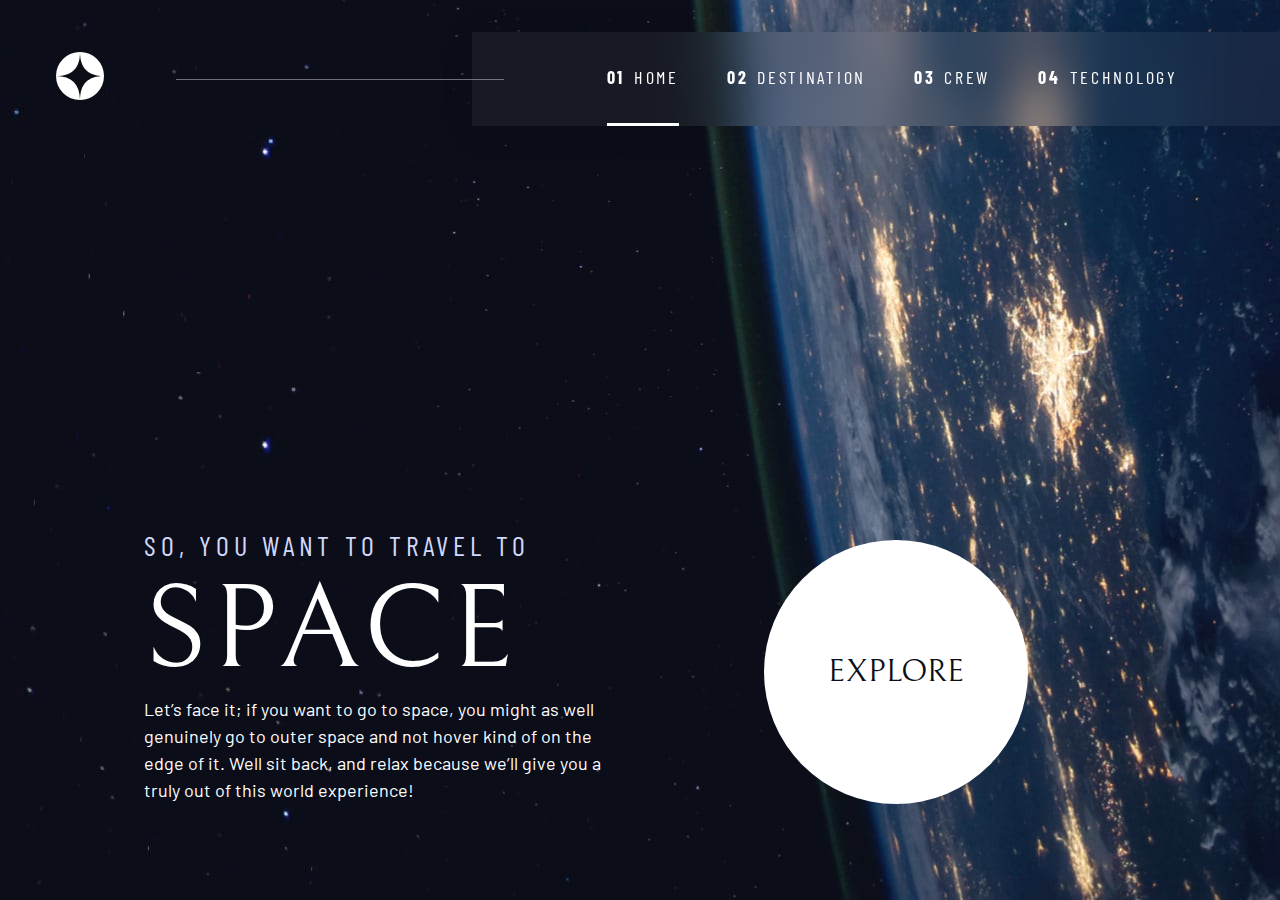
<file: index.html>
<!DOCTYPE html>
<html lang="en">
  <head>
    <meta charset="UTF-8" />
    <meta name="viewport" content="width=device-width, initial-scale=1.0" />
    <!-- Favicon -->
    <link
      rel="icon"
      type="image/png"
      sizes="32x32"
      href="./assets/favicon-32x32.png"
    />
    <!-- Google fonts -->
    <link rel="preconnect" href="https://fonts.googleapis.com" />
    <link rel="preconnect" href="https://fonts.gstatic.com" crossorigin />
    <link
      href="https://fonts.googleapis.com/css2?family=Barlow+Condensed:wght@400;700&family=Bellefair&family=Barlow:wght@400;700&display=swap"
      rel="stylesheet"
    />
    <!-- StyleSheet -->
    <link rel="stylesheet" href="./index.css" />

    <title>Space tourism website</title>
  </head>
  <body class="home">
    <a class="skip-to-content" href="#main">Skip to content</a>
    <header class="primary-header flex">
      <div class="logo-container">
        <img class="logo" src="./assets/shared/logo.svg" />
      </div>
      <button class="mobile-nav-toggle" aria-controls="primary-navigation">
        <span class="sr-only" aria-expanded="false">Menu</span>
      </button>
      <!-- Primary Navigation -->
      <nav class="ff-sans-cond">
        <ul class="primary-navigation underline-indicators flex">
          <li class="active">
            <a class="uppercase text-white letter-spacing-2" href="index.html"
              ><span>01</span>Home</a
            >
          </li>
          <li>
            <a
              class="uppercase text-white letter-spacing-2"
              href="destination.html"
              ><span>02</span>Destination</a
            >
          </li>
          <li>
            <a class="uppercase text-white letter-spacing-2" href="crew.html"
              ><span>03</span>Crew</a
            >
          </li>
          <li>
            <a
              class="uppercase text-white letter-spacing-2"
              href="technology.html"
              ><span>04</span>Technology</a
            >
          </li>
        </ul>
      </nav>
    </header>
    <main id="main">
      <div class="grid-container grid-container--home">
        <div>
          <h1
            class="text-accent fs-500 ff-sans-cond uppercase letter-spacing-1"
          >
            So, you want to travel to
            <span class="d-block fs-900 ff-serif text-white">Space</span>
          </h1>

          <p>
            Let’s face it; if you want to go to space, you might as well
            genuinely go to outer space and not hover kind of on the edge of it.
            Well sit back, and relax because we’ll give you a truly out of this
            world experience!
          </p>
        </div>
        <div>
          <a href="#" class="large-button uppercase ff-serif text-dark bg-white"
            >Explore</a
          >
        </div>
      </div>
    </main>

    <script src="./index.js"></script>
  </body>
</html>
</file>
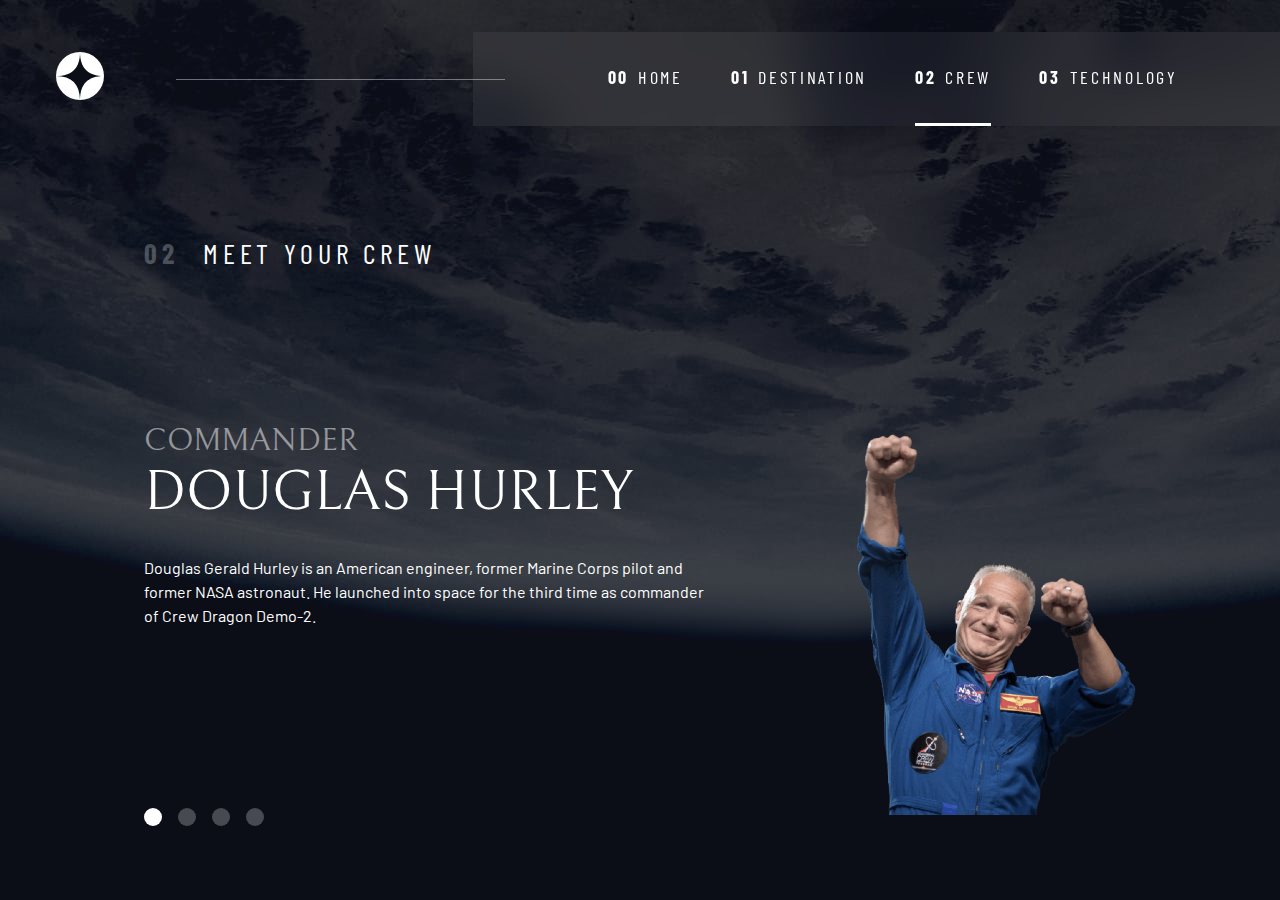
<file: crew.html>
<!DOCTYPE html>
<html lang="en">
  <head>
    <meta charset="UTF-8" />
    <meta name="viewport" content="width=device-width, initial-scale=1.0" />
    <!-- Favicon -->
    <link
      rel="icon"
      type="image/png"
      sizes="32x32"
      href="./assets/favicon-32x32.png"
    />
    <!-- Google fonts -->
    <link rel="preconnect" href="https://fonts.googleapis.com" />
    <link rel="preconnect" href="https://fonts.gstatic.com" crossorigin />
    <link
      href="https://fonts.googleapis.com/css2?family=Barlow+Condensed:wght@400;700&family=Bellefair&family=Barlow:wght@400;700&display=swap"
      rel="stylesheet"
    />
    <!-- StyleSheet -->
    <link rel="stylesheet" href="./index.css" />

    <!--Script -->
    <script src="./index.js" defer></script>

    <title>Space tourism website</title>
  </head>
  <body class="crew">
    <a class="skip-to-content" href="#main">Skip to content</a>
    <header class="primary-header flex">
      <div>
        <img
          src="./assets/shared/logo.svg"
          alt="space tourism logo"
          class="logo"
        />
      </div>
      <button class="mobile-nav-toggle" aria-controls="primary-navigation">
        <span class="sr-only" aria-expanded="false">Menu</span>
      </button>
      <nav>
        <ul
          id="primary-navigation"
          data-visible="false"
          class="primary-navigation underline-indicators flex"
        >
          <li>
            <a
              class="ff-sans-cond uppercase text-white letter-spacing-2"
              href="index.html"
              ><span aria-hidden="true">00</span>Home</a
            >
          </li>
          <li>
            <a
              class="ff-sans-cond uppercase text-white letter-spacing-2"
              href="destination.html"
              ><span aria-hidden="true">01</span>Destination</a
            >
          </li>
          <li class="active">
            <a
              class="ff-sans-cond uppercase text-white letter-spacing-2"
              href="crew.html"
              ><span aria-hidden="true">02</span>Crew</a
            >
          </li>
          <li>
            <a
              class="ff-sans-cond uppercase text-white letter-spacing-2"
              href="technology.html"
              ><span aria-hidden="true">03</span>Technology</a
            >
          </li>
        </ul>
      </nav>
    </header>

    <main id="main" class="grid-container grid-container--crew flow">
      <h1 class="numbered-title">
        <span aria-hidden="true">02</span> Meet your crew
      </h1>
      <div
        class="dot-indicators flex"
        role="tab-list"
        aria-label="crew member list"
      >
        <button
          aria-selected="true"
          aria-controls="commander-tab"
          role="tab"
          data-image="commander-image"
          tabindex="0"
        >
          <span class="sr-only">The commander</span>
        </button>
        <button
          aria-selected="false"
          aria-controls="mission-tab"
          role="tab"
          data-image="mission-image"
          tabindex="-1"
        >
          <span class="sr-only">The mission specialist</span>
        </button>
        <button
          aria-selected="false"
          aria-controls="pilot-tab"
          role="tab"
          data-image="pilot-image"
          tabindex="-1"
        >
          <span class="sr-only">The pilot</span>
        </button>
        <button
          aria-selected="false"
          aria-controls="crew-tab"
          role="tab"
          data-image="crew-image"
          tabindex="-1"
        >
          <span class="sr-only">The crew engineer</span>
        </button>
      </div>

      <!-- commander -->
      <article
        id="commander-tab"
        class="crew-info flow"
        tabindex="0"
        role="tabpanel"
      >
        <header class="flow flow-space--small">
          <h2 class="fs-600 ff-serif uppercase">Commander</h2>
          <p class="fs-700 uppercase ff-serif">Douglas Hurley</p>
        </header>

        <p class="fs-300">
          Douglas Gerald Hurley is an American engineer, former Marine Corps
          pilot and former NASA astronaut. He launched into space for the third
          time as commander of Crew Dragon Demo-2.
        </p>
      </article>
      <!-- mission specialist -->
      <article
        hidden
        class="crew-info flow"
        id="mission-tab"
        role="tabpanel"
        tabindex="0"
      >
        <header class="flow flow-space--small">
          <h2 class="fs-600 ff-serif uppercase">Mission Specialist</h2>
          <p class="fs-700 uppercase ff-serif">Mark SHuttleworth</p>
        </header>

        <p class="fs-300">
          Mark Richard Shuttleworth is the founder and CEO of Canonical, the
          company behind the Linux-based Ubuntu operating system. Shuttleworth
          became the first South African to travel to space as a space tourist.
        </p>
      </article>

      <!-- pilot -->
      <article
        hidden
        class="crew-info flow"
        id="pilot-tab"
        role="tabpanel"
        tabindex="0"
      >
        <header class="flow flow--space-small">
          <h2 class="fs-600 ff-serif uppercase">Pilot</h2>
          <p class="fs-700 uppercase ff-serif">Victor Glover</p>
        </header>
        <p>
          Pilot on the first operational flight of the SpaceX Crew Dragon to the
          International Space Station. Glover is a commander in the U.S. Navy
          where he pilots an F/A-18.He was a crew member of Expedition 64, and
          served as a station systems flight engineer.
        </p>
      </article>

      <!-- engineer -->
      <article
        hidden
        class="crew-info flow"
        id="crew-tab"
        role="tabpanel"
        tabindex="0"
      >
        <header class="flow flow--space-small">
          <h2 class="fs-600 ff-serif uppercase">Flight Engineer</h2>
          <p class="fs-700 uppercase ff-serif">Anousheh Ansari</p>
        </header>
        <p>
          Anousheh Ansari is an Iranian American engineer and co-founder of
          Prodea Systems. Ansari was the fourth self-funded space tourist, the
          first self-funded woman to fly to the ISS, and the first Iranian in
          space.
        </p>
      </article>

      <img
        id="commander-image"
        src="assets/crew/image-douglas-hurley.png"
        alt="the moon"
      />
      <img
        hidden
        id="mission-image"
        src="assets/crew/image-mark-shuttleworth.png"
        alt="Douglas Hurley"
      />
      <img
        id="pilot-image"
        hidden
        src="assets/crew/image-victor-glover.png"
        alt="Douglas Hurley"
      />
      <img
        id="crew-image"
        hidden
        src="assets/crew/image-anousheh-ansari.png"
        alt="Douglas Hurley"
      />
    </main>
  </body>
</html>
</file>
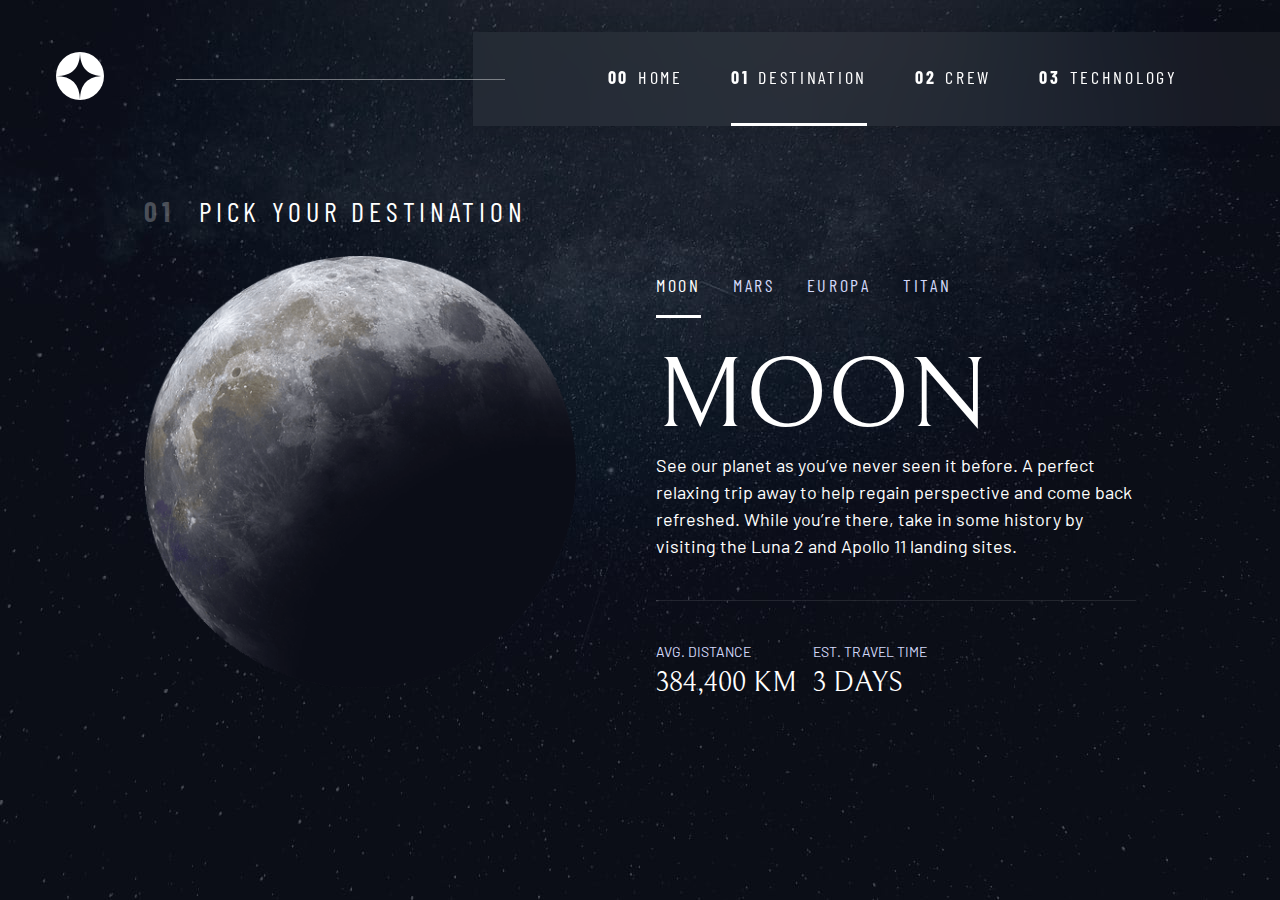
<file: destination.html>
<!DOCTYPE html>
<html lang="en">
  <head>
    <meta charset="UTF-8" />
    <meta name="viewport" content="width=device-width, initial-scale=1.0" />

    <link
      rel="icon"
      type="image/png"
      sizes="32x32"
      href="./assets/favicon-32x32.png"
    />
    <!-- Google fonts -->
    <link rel="preconnect" href="https://fonts.googleapis.com" />
    <link rel="preconnect" href="https://fonts.gstatic.com" crossorigin />
    <link
      href="https://fonts.googleapis.com/css2?family=Barlow+Condensed:wght@400;700&family=Bellefair&family=Barlow:wght@400;700&display=swap"
      rel="stylesheet"
    />

    <!-- Our custom CSS -->
    <link rel="stylesheet" href="index.css" />
    <title>Frontend Mentor | Space tourism website</title>
    <script src="index.js" defer></script>
  </head>

  <body class="destination">
    <a class="skip-to-content" href="#main">Skip to content</a>
    <header class="primary-header flex">
      <div>
        <img
          src="./assets/shared/logo.svg"
          alt="space tourism logo"
          class="logo"
        />
      </div>
      <button class="mobile-nav-toggle" aria-controls="primary-navigation">
        <span class="sr-only" aria-expanded="false">Menu</span>
      </button>
      <nav>
        <ul
          id="primary-navigation"
          data-visible="false"
          class="primary-navigation underline-indicators flex"
        >
          <li>
            <a
              class="ff-sans-cond uppercase text-white letter-spacing-2"
              href="index.html"
              ><span aria-hidden="true">00</span>Home</a
            >
          </li>
          <li class="active">
            <a
              class="ff-sans-cond uppercase text-white letter-spacing-2"
              href="destination.html"
              ><span aria-hidden="true">01</span>Destination</a
            >
          </li>
          <li>
            <a
              class="ff-sans-cond uppercase text-white letter-spacing-2"
              href="crew.html"
              ><span aria-hidden="true">02</span>Crew</a
            >
          </li>
          <li>
            <a
              class="ff-sans-cond uppercase text-white letter-spacing-2"
              href="technology.html"
              ><span aria-hidden="true">03</span>Technology</a
            >
          </li>
        </ul>
      </nav>
    </header>

    <main id="main" class="grid-container grid-container--destination flow">
      <h1 class="numbered-title">
        <span aria-hidden="true">01</span> Pick your destination
      </h1>

      <img
        id="moon-image"
        articleimage
        src="assets/destination/image-moon.png"
        alt="the moon"
      />
      <img
        id="mars-image"
        articleimage
        hidden
        src="assets/destination/image-mars.png"
        alt="the planet mars"
      />
      <img
        id="europa-image"
        articleimage
        hidden
        src="assets/destination/image-europa.png"
        alt="the planet europa"
      />
      <img
        id="titan-image"
        articleimage
        hidden
        src="assets/destination/image-titan.png"
        alt="the moon titan"
      />

      <div class="tab-list underline-indicators flex" role="tab-list">
        <button
          role="tab"
          tabindex="0"
          aria-selected="true"
          aria-controls="moon-tab"
          data-image="moon-image"
          class="uppercase ff-sans-cond text-accent bg-transparent letter-spacing-2"
        >
          Moon
        </button>
        <button
          role="tab"
          tabindex="-1"
          aria-selected="false"
          aria-controls="mars-tab"
          data-image="mars-image"
          class="uppercase ff-sans-cond text-accent bg-transparent letter-spacing-2"
        >
          Mars
        </button>
        <button
          role="tab"
          tabindex="-1"
          aria-selected="false"
          aria-controls="europa-tab"
          data-image="europa-image"
          class="uppercase ff-sans-cond text-accent bg-transparent letter-spacing-2"
        >
          Europa
        </button>
        <button
          role="tab"
          tabindex="-1"
          aria-selected="false"
          aria-controls="titan-tab"
          data-image="titan-image"
          class="uppercase ff-sans-cond text-accent bg-transparent letter-spacing-2"
        >
          Titan
        </button>
      </div>

      <article
        id="moon-tab"
        role="tabpanel"
        articleindex="0"
        class="destination-info"
      >
        <h2 class="fs-800 uppercase ff-serif">Moon</h2>

        <p>
          See our planet as you’ve never seen it before. A perfect relaxing trip
          away to help regain perspective and come back refreshed. While you’re
          there, take in some history by visiting the Luna 2 and Apollo 11
          landing sites.
        </p>

        <div class="destination-meta flex">
          <div>
            <h3 class="text-accent fs-200 uppercase">Avg. distance</h3>
            <p class="fs-500 ff-serif uppercase">384,400 km</p>
          </div>
          <div>
            <h3 class="text-accent fs-200 uppercase">Est. travel time</h3>
            <p class="fs-500 ff-serif uppercase">3 days</p>
          </div>
        </div>
      </article>
      <article
        id="mars-tab"
        role="tabpanel"
        articleindex="-1"
        hidden
        class="destination-info"
      >
        <h2 class="fs-800 uppercase ff-serif">Mars</h2>

        <p>
          Don’t forget to pack your hiking boots. You’ll need them to tackle
          Olympus Mons, the tallest planetary mountain in our solar system. It’s
          two and a half times the size of Everest!
        </p>

        <div class="destination-meta flex">
          <div>
            <h3 class="text-accent fs-200 uppercase">Avg. distance</h3>
            <p class="fs-500 ff-serif uppercase">225 mil. km</p>
          </div>
          <div>
            <h3 class="text-accent fs-200 uppercase">Est. travel time</h3>
            <p class="fs-500 ff-serif uppercase">9 months</p>
          </div>
        </div>
      </article>
      <article
        id="europa-tab"
        articleindex="-1"
        hidden
        class="destination-info"
        role="tabpanel"
      >
        <h2 class="fs-800 uppercase ff-serif">Europa</h2>
        <p>
          The smallest of the four Galilean moons orbiting Jupiter, Europa is a
          winter lover’s dream. With an icy surface, it’s perfect for a bit of
          ice skating, curling, hockey, or simple relaxation in your snug
          wintery cabin.
        </p>

        <div class="destination-meta flex">
          <div>
            <h3 class="text-accent fs-200 uppercase">Avg. distance</h3>
            <p class="fs-500 ff-serif uppercase">628 mil. km</p>
          </div>
          <div>
            <h3 class="text-accent fs-200 uppercase">Est. travel time</h3>
            <p class="fs-500 ff-serif uppercase">3 years</p>
          </div>
        </div>
      </article>
      <article
        id="titan-tab"
        role="tabpanel"
        articleindex="-1"
        hidden
        class="destination-info"
      >
        <h2 class="fs-800 uppercase ff-serif">Titan</h2>
        <p>
          The only moon known to have a dense atmosphere other than Earth, Titan
          is a home away from home (just a few hundred degrees colder!). As a
          bonus, you get striking views of the Rings of Saturn.
        </p>

        <div class="destination-meta flex">
          <div>
            <h3 class="text-accent fs-200 uppercase">Avg. distance</h3>
            <p class="fs-500 ff-serif uppercase">1.6 bil. km</p>
          </div>
          <div>
            <h3 class="text-accent fs-200 uppercase">Est. travel time</h3>
            <p class="fs-500 ff-serif uppercase">7 years</p>
          </div>
        </div>
      </article>
    </main>
  </body>
</html>
</file>
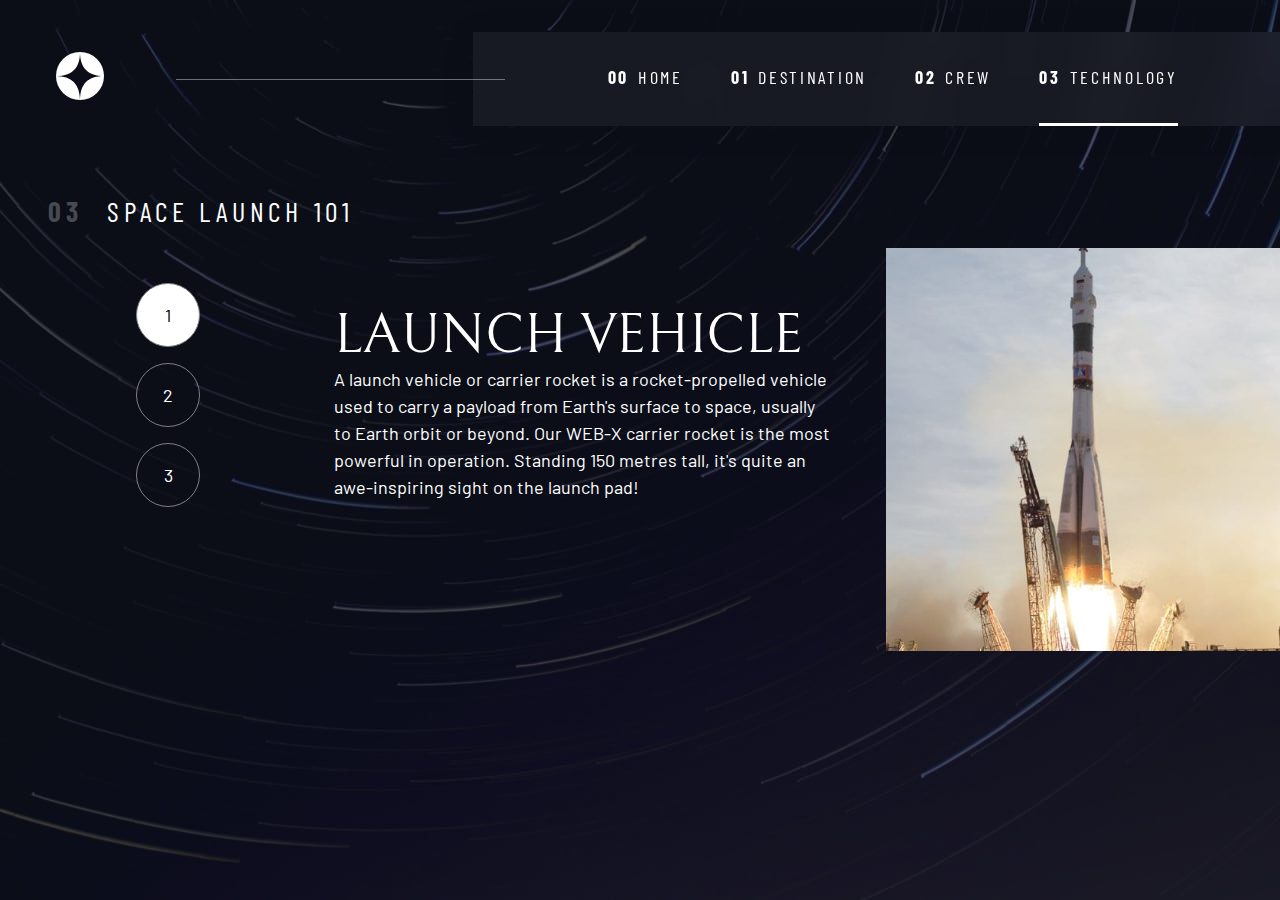
<file: technology.html>
<!DOCTYPE html>
<html lang="en">
  <head>
    <meta charset="UTF-8" />
    <meta name="viewport" content="width=device-width, initial-scale=1.0" />

    <link
      rel="icon"
      type="image/png"
      sizes="32x32"
      href="./assets/favicon-32x32.png"
    />
    <!-- Google fonts -->
    <link rel="preconnect" href="https://fonts.googleapis.com" />
    <link rel="preconnect" href="https://fonts.gstatic.com" crossorigin />
    <link
      href="https://fonts.googleapis.com/css2?family=Barlow+Condensed:wght@400;700&family=Bellefair&family=Barlow:wght@400;700&display=swap"
      rel="stylesheet"
    />

    <!-- Our custom CSS -->
    <link rel="stylesheet" href="index.css" />
    <title>Frontend Mentor | Space tourism website</title>
    <script src="index.js" defer></script>
  </head>
  <body class="technology">
    <a class="skip-to-content" href="#main">Skip to content</a>
    <header class="primary-header flex">
      <div>
        <img
          src="./assets/shared/logo.svg"
          alt="space tourism logo"
          class="logo"
        />
      </div>
      <button class="mobile-nav-toggle" aria-controls="primary-navigation">
        <span class="sr-only" aria-expanded="false">Menu</span>
      </button>
      <nav>
        <ul
          id="primary-navigation"
          data-visible="false"
          class="primary-navigation underline-indicators flex"
        >
          <li>
            <a
              class="ff-sans-cond uppercase text-white letter-spacing-2"
              href="index.html"
              ><span aria-hidden="true">00</span>Home</a
            >
          </li>
          <li>
            <a
              class="ff-sans-cond uppercase text-white letter-spacing-2"
              href="destination.html"
              ><span aria-hidden="true">01</span>Destination</a
            >
          </li>
          <li>
            <a
              class="ff-sans-cond uppercase text-white letter-spacing-2"
              href="crew.html"
              ><span aria-hidden="true">02</span>Crew</a
            >
          </li>
          <li class="active">
            <a
              class="ff-sans-cond uppercase text-white letter-spacing-2"
              href="technology.html"
              ><span aria-hidden="true">03</span>Technology</a
            >
          </li>
        </ul>
      </nav>
    </header>
    <main id="main" class="grid-container grid-container--technology flow">
      <h1 class="numbered-title">
        <span aria-hidden="true">03</span> Space Launch 101
      </h1>

      <div
        class="dot-indicators numbered-tab-list"
        role="tab-list"
        aria-label="crew member list"
      >
        <button
          aria-selected="true"
          aria-controls="launch-tab"
          role="tab"
          data-image="launch-image"
          tabindex="0"
        >
          <text>1</text>
        </button>
        <button
          aria-selected="false"
          aria-controls="space-port-tab"
          role="tab"
          data-image="space-port-image"
          tabindex="-1"
        >
          <text>2</text>
        </button>
        <button
          aria-selected="false"
          aria-controls="space-capsule-tab"
          role="tab"
          data-image="space-capsule-image"
          tabindex="-1"
        >
          <text>3</text>
        </button>
      </div>

      <article
        id="launch-tab"
        role="tabpanel"
        articleindex="0"
        class="launch-info"
      >
        <h3 class="fs-700 uppercase ff-serif">Launch Vehicle</h3>

        <p>
          A launch vehicle or carrier rocket is a rocket-propelled vehicle used
          to carry a payload from Earth's surface to space, usually to Earth
          orbit or beyond. Our WEB-X carrier rocket is the most powerful in
          operation. Standing 150 metres tall, it's quite an awe-inspiring sight
          on the launch pad!
        </p>
      </article>
      <article
        hidden
        id="space-port-tab"
        role="tabpanel"
        articleindex="1"
        class="launch-info"
      >
        <h3 class="fs-700 uppercase ff-serif">Spaceport</h3>

        <p>
          A spaceport or cosmodrome is a site for launching (or receiving)
          spacecraft, by analogy to the seaport for ships or airport for
          aircraft. Based in the famous Cape Canaveral, our spaceport is ideally
          situated to take advantage of the Earth’s rotation for launch.
        </p>
      </article>
      <article
        hidden
        id="space-capsule-tab"
        role="tabpanel"
        articleindex="2"
        class="launch-info"
      >
        <h3 class="fs-700 uppercase ff-serif">Space Capsule</h3>

        <p>
          A space capsule is an often-crewed spacecraft that uses a blunt-body
          reentry capsule to reenter the Earth's atmosphere without wings. Our
          capsule is where you'll spend your time during the flight. It includes
          a space gym, cinema, and plenty of other activities to keep you
          entertained.
        </p>
      </article>
      <picture>
        <source
          media="(max-width: 45rem)"
          srcset="assets/technology/image-launch-vehicle-landscape.jpg"
        />
        <source
          media="(min-width: 45rem)"
          srcset="assets/technology/image-launch-vehicle-portrait.jpg"
        />
        <img id="launch-image" alt="the rocket" />
      </picture>
      <picture>
        <source
          media="(max-width: 45rem)"
          srcset="assets/technology/image-spaceport-landscape.jpg"
        />
        <source
          media="(min-width: 45rem)"
          srcset="assets/technology/image-spaceport-portrait.jpg"
        />
        <img hidden id="space-port-image" alt="space-port" />
      </picture>
      <picture>
        <source
          media="(max-width: 45rem)"
          srcset="assets/technology/image-space-capsule-landscape.jpg"
        />
        <source
          media="(min-width: 45rem)"
          srcset="assets/technology/image-space-capsule-portrait.jpg"
        />
        <img hidden id="space-capsule-image" alt="space-port" />
      </picture>

      <!-- <img
        hidden
        id="space-port-image"
        src="assets/technology/image-spaceport-portrait.jpg"
        alt="space-port"
      /> -->
      <!-- <img
        id="space-capsule-image"
        hidden
        src="assets/technology/image-space-capsule-portrait.jpg"
        alt="space capsule"
      /> -->
    </main>
  </body>
</html>
</file>
<file: index.css>
/* ------------------- */
/* Custom properties   */
/* ------------------- */

:root {
  /* colors */
  --clr-dark: 230 35% 7%;
  --clr-light: 231 77% 90%;
  --clr-white: 0 0% 100%;

  /* font-sizes */
  --fs-900: clamp(5rem, 8vw + 1rem, 9.375rem);
  --fs-800: 3.5rem;
  --fs-700: 1.5rem;
  --fs-600: 1rem;
  --fs-500: 1rem;
  --fs-400: 0.9375rem;
  --fs-300: 1rem;
  --fs-200: 0.875rem;

  /* font-families */
  --ff-serif: 'Bellefair', serif;
  --ff-sans-cond: 'Barlow Condensed', sans-serif;
  --ff-sans-normal: 'Barlow', sans-serif;
}

@media (min-width: 35em) {
  :root {
    --fs-800: 5rem;
    --fs-700: 2.5rem;
    --fs-600: 1.5rem;
    --fs-500: 1.25rem;
    --fs-400: 1rem;
  }
}

@media (min-width: 45em) {
  :root {
    /* font-sizes */
    --fs-800: 6.25rem;
    --fs-700: 3.5rem;
    --fs-600: 2rem;
    --fs-500: 1.75rem;
    --fs-400: 1.125rem;
  }
}

ul {
  list-style-type: none;
}

/* -------------- */

/* -------------- */
/* Reset */
/* -------------- */

/* Box Sizing */
*,
*:before,
*:after {
  box-sizing: border-box;
}

/* Reset margins */
body,
h1,
h2,
h3,
h4,
h5,
p,
figure,
picture {
  margin: 0;
}

h1,
h2,
h3,
h4,
h5,
h6,
p {
  font-weight: 400;
}

/* Set up body */

body {
  font-family: var(--ff-sans-normal);
  font-size: var(--fs-400);
  color: hsl(var(--clr-white));
  background-color: hsl(var(--clr-dark));
  line-height: 1.5;
  min-height: 100vh;
  display: grid;
  grid-template-rows: min-content 1fr;
  overflow-x: hidden;
}

/* Picture and Images width control */
picture,
img {
  max-width: 100%;
}

/* make form elements easier to work with */
input,
button,
textarea,
select {
  font: inherit;
}

/* remove animations for people who've turned them off */
@media (prefers-reduced-motion: reduce) {
  *,
  *::before,
  *::after {
    animation-duration: 0.01ms !important;
    animation-iteration-count: 1 !important;
    transition-duration: 0.01ms !important;
    scroll-behavior: auto !important;
  }
}
/* -------------- */

/* ------------------- */
/* Utility classes     */
/* ------------------- */

/* skip to main */
.skip-to-content {
  background-color: hsl(var(--clr-white) / 1);
  color: black;
  position: absolute;
  transition: transform 250ms ease-in;
  transform: translate(-105%);
  padding: 0.5em 1em;
  margin-inline: auto;
}
.skip-to-content:focus {
  transform: translate(0%);
}

.flex {
  display: flex;
  gap: var(--gap, 1rem);
}

.grid {
  display: grid;
  gap: var(--gap, 1rem);
}

/* Applies margin-top to every child in flow which is not a first-child */
/* Used to give spacing between elements */
.flow > *:where(:not(:first-child)) {
  margin-top: var(--flow-space, 1rem);
}

.flow-space--small {
  --flow-space: 0.25rem;
}

.container {
  padding-inline: 2em;
  margin-inline: auto;
  max-width: 80rem;
  width: 100%;
}

/* screen reader only */
.sr-only {
  position: absolute;
  width: 1px;
  height: 1px;
  padding: 0;
  margin: -1px;
  overflow: hidden;
  clip: rect(0, 0, 0, 0);
  white-space: nowrap; /* added line */
  border: 0;
}

/* colors */

.bg-dark {
  background-color: hsl(var(--clr-dark));
}
.bg-accent {
  background-color: hsl(var(--clr-light));
}
.bg-white {
  background-color: hsl(var(--clr-white));
}
.bg-transparent {
  background: transparent;
}

.text-dark {
  color: hsl(var(--clr-dark));
}
.text-accent {
  color: hsl(var(--clr-light));
}
.text-white {
  color: hsl(var(--clr-white));
}

/* typography */

.ff-serif {
  font-family: var(--ff-serif);
}
.ff-sans-cond {
  font-family: var(--ff-sans-cond);
}
.ff-sans-normal {
  font-family: var(--ff-sans-normal);
}

.letter-spacing-1 {
  letter-spacing: 4.75px;
}
.letter-spacing-2 {
  letter-spacing: 2.7px;
}
.letter-spacing-3 {
  letter-spacing: 2.35px;
}

.uppercase {
  text-transform: uppercase;
}

.fs-900 {
  font-size: var(--fs-900);
}
.fs-800 {
  font-size: var(--fs-800);
}
.fs-700 {
  font-size: var(--fs-700);
}
.fs-600 {
  font-size: var(--fs-600);
}
.fs-500 {
  font-size: var(--fs-500);
}
.fs-400 {
  font-size: var(--fs-400);
}
.fs-300 {
  font-size: var(--fs-300);
}
.fs-200 {
  font-size: var(--fs-200);
}

.fs-900,
.fs-800,
.fs-700,
.fs-600 {
  line-height: 1.1;
}

.m-auto {
  margin: auto;
}
.flex-center {
  justify-content: center;
  align-items: center;
}

.numbered-title {
  font-family: var(--ff-sans-cond);
  font-size: var(--fs-500);
  text-transform: uppercase;
  letter-spacing: 4.72px;
}

.numbered-title span {
  margin-right: 0.5em;
  font-weight: 700;
  color: hsl(var(--clr-white) / 0.25);
}
.grayed-text {
  font-weight: 700;
  color: hsl(var(--clr-white) / 0.25);
}
/* ------------------- */
/* Compontents         */
/* ------------------- */

.large-button {
  font-size: 2rem;
  display: inline-grid;
  place-items: center;
  padding: 0 2em;
  border-radius: 50%;
  aspect-ratio: 1;
  text-decoration: none;
  position: relative;
}
.large-button::after {
  content: '';
  position: absolute;
  z-index: -1;
  width: 100%;
  height: 100%;
  background: hsl(var(--clr-white) / 0.15);
  border-radius: 50%;
  opacity: 0;
  transition: opacity 500ms linear, transform 750ms ease-in-out;
}

.large-button:hover::after,
.large-button:focus::after {
  opacity: 1;
  transform: scale(1.5);
}

.primary-navigation {
  --underline-gap: 2rem;
  list-style: none;
  padding: 0;
  margin: 0;
}
.primary-navigation li {
  margin-left: 2rem;
}

/* Primary header */

.primary-header {
  justify-content: space-between;
  align-items: center;
}

.logo {
  margin: 1.5rem clamp(1.5rem, 5vw, 3.5rem);
}

.primary-header::before {
  content: '';
  display: block;
  position: relative;
  height: 1px;
  background: hsl(var(--clr-white) / 0.4);
  width: 100%;
  right: -3rem;
  z-index: 99;
  order: 1;
}
nav {
  order: 2;
}
.primary-navigation {
  --underline-gap: 2rem;
  list-style: none;
  padding: 0;
  margin: 0;
  background: rgba(0, 0, 0, 0.11);
  box-shadow: 0 4px 30px rgba(0, 0, 0, 0.1);
  backdrop-filter: blur(1rem);
  -webkit-backdrop-filter: blur(1rem);
}
.mobile-nav-toggle {
  display: none;
}

@supports (backdrop-filter: blur(1rem)) {
  .primary-navigation {
    background: hsl(var(--clr-white) / 0.05);
    backdrop-filter: blur(1.5rem);
  }
}

.primary-navigation a {
  text-decoration: none;
}
.primary-navigation a > span {
  font-weight: 700;
  margin-right: 0.5em;
}

@media (max-width: 35rem) {
  .primary-header::before {
    display: none;
  }
  .primary-navigation {
    text-align: left;
    --underline-gap: 1rem;
    position: fixed;
    z-index: 1000;
    inset: 0 0 0 30%;
    padding: min(20rem, 15vh) 2rem;
    list-style: none;
    margin: 0;
    flex-direction: column;
    transform: translateX(100%);
    transition: all 500ms ease-in-out;

    /* Hide it visually */
    opacity: 0;
    /* Make it unaccesible to mouse and keyboard  */
    pointer-events: none;
    /* Hide it from screen readers */
    visibility: hidden;
  }
  .primary-navigation-visible .primary-navigation {
    opacity: 1;
    pointer-events: auto;
    visibility: visible;
    transform: translateX(0);
  }

  .mobile-nav-toggle {
    cursor: pointer;
    display: block;
    position: absolute;
    z-index: 2000;
    right: 1rem;
    top: 2rem;
    background: transparent;
    background-image: url(./assets/shared/icon-hamburger.svg);
    background-repeat: no-repeat;
    width: 1.5rem;
    aspect-ratio: 1;
    border: 0;
  }
  .primary-navigation-visible .mobile-nav-toggle {
    background-image: url(./assets/shared/icon-close.svg);
  }
}

@media (min-width: 35em) {
  .primary-navigation {
    padding-inline: clamp(1.5rem, 8vw, 7rem);
  }
}

@media (min-width: 35em) and (max-width: 45em) {
  .primary-navigation {
    padding-inline: 3rem;
  }

  .primary-navigation a > span {
    display: none;
  }
}
@media (min-width: 45em) {
  .primary-navigation {
    margin-block: 2rem;
  }
}

.underline-indicators > * {
  cursor: pointer;
  padding: var(--underline-gap, 1rem) 0;
  border: 0;
  border-bottom: 0.2rem solid hsl(var(--clr-white) / 0);
}

.underline-indicators > *:hover,
.underline-indicators > *:focus {
  border-color: hsl(var(--clr-white) / 0.5);
}

.underline-indicators > .active,
.underline-indicators > [aria-selected='true'] {
  color: hsl(var(--clr-white) / 1);
  border-color: hsl(var(--clr-white) / 1);
}

.tab-list {
  --gap: 2rem;
}

.dot-indicators > * {
  cursor: pointer;
  border: 0;
  border-radius: 50%;
  padding: 0.5em;
  background-color: hsl(var(--clr-white) / 0.25);
}

.dot-indicators > *:hover,
.dot-indicators > *:focus {
  background-color: hsl(var(--clr-white) / 0.5);
}

.dot-indicators > [aria-selected='true'] {
  background-color: hsl(var(--clr-white) / 1);
}

.numbered-tab-list {
  display: flex;
  flex-direction: row;
  gap: 16px;
}
.numbered-tab-list button {
  width: 3rem;
  height: 3rem;
  color: var(--clr-white);
  border: 1px solid gray;
  background-color: transparent;
}
.numbered-tab-list button[aria-selected='true'] {
  color: black;
}

/* ------------------- */
/*  Layouts         */
/* ------------------- */

.grid-container {
  text-align: center;
  display: grid;
  place-items: center;
  padding-inline: 1rem;
  height: 100%;
}
.grid-container p:not([class]) {
  max-width: 50ch;
}

/* destination layout */

.grid-container--destination {
  --flow-space: 1.5rem;
  grid-template-areas:
    'title'
    'image'
    'tabs'
    'content';
}

.grid-container--destination > img {
  grid-area: image;
  max-width: 60%;
  align-self: start;
}

.grid-container--destination > .tab-list {
  grid-area: tabs;
}

.grid-container--destination > .destination-info {
  grid-area: content;
}

.destination-meta {
  flex-direction: column;
  border-top: 1px solid hsl(var(--clr-white) / 0.1);
  padding-top: 2.5rem;
  margin-top: 2.5rem;
}

.destination-meta p {
  font-size: 1.75rem;
}
/* crew info */
.grid-container--crew {
  --flow-space: 2rem;
  grid-template-areas:
    'title'
    'image'
    'tabs'
    'content';
}

.crew-info h2 {
  color: hsl(var(--clr-white) / 0.5);
}
.grid-container--crew > img {
  grid-area: image;
  max-width: 60%;
}

.grid-container--crew > .dot-indicators {
  grid-area: tabs;
}

.grid-container--crew > .crew-info {
  grid-area: content;
}

@media (min-width: 35em) {
  .numbered-title {
    justify-self: start;
    margin-top: 2rem;
  }

  .destination-meta {
    flex-direction: row;
    justify-content: space-evenly;
  }

  .grid-container--crew {
    padding-bottom: 0;
    grid-template-areas:
      'title'
      'content'
      'tabs'
      'image';
  }
}

@media (min-width: 35em) and (max-width: 45em) {
  .grid-container--crew {
    /* padding-top: 2rem; */
    grid-template-areas:
      'title'
      'content'
      'tabs'
      'image';
  }
  .grid-container--crew .crew-info {
    margin-top: 4rem;
  }
}
@media (min-width: 45rem) {
  .grid-container {
    text-align: left;
    column-gap: var(--container-gap, 2rem);
    grid-template-columns: minmax(2rem, 1fr) repeat(2, minmax(0, 30rem)) minmax(
        2rem,
        1fr
      );
  }

  .grid-container > *:first-child {
    grid-column: 2;
  }

  .grid-container > *:last-child {
    grid-column: 3;
  }

  /* home */
  .grid-container--home {
    min-height: 100%;
    padding-bottom: max(6rem, 5vh);
    align-items: end;
  }

  /* destination */
  .grid-container--destination {
    padding-bottom: 2rem;
    justify-items: start;
    align-content: start;
    grid-template-areas:
      '. title title .'
      '. image tabs .'
      '. image content .';
  }

  .grid-container--destination > img,
  .grid-container--crew > img {
    max-width: 90%;
  }

  .destination-meta {
    justify-content: start;
  }

  /* crew */
  .grid-container--crew {
    grid-template-columns: minmax(1rem, 1fr) minmax(0, 35rem) minmax(0, 25rem) minmax(
        1rem,
        1fr
      );
    grid-template-areas:
      '. title title .'
      '. content image .'
      '. tabs image .';
  }
  .grid-container--crew > .dot-indicators {
    justify-self: start;
  }
  .grid-container--crew .crew-info {
    justify-self: flex-start;
    margin-top: 2rem;
  }
  .grid-container--crew img {
    grid-area: image;
    max-width: 70%;
    justify-self: end;
  }
}

/* technology layout */

.grid-container--technology {
  padding-inline: 0;
  margin-left: auto;
  grid-template-areas:
    'title'
    'image'
    'list'
    'content';
}
.grid-container--technology .numbered-title {
  grid-area: title;
}
.grid-container--technology .launch-info {
  grid-area: content;

  justify-self: center;
}
.grid-container--technology picture {
  grid-area: image;
  height: 310px;
  max-width: 100%;
  display: block;
  justify-self: end;
}
.grid-container--technology picture img {
  max-width: 100%;
  height: 310px;
  width: 100%;
  justify-self: end;
  margin-bottom: 3rem;
}
.grid-container--technology > .numbered-tab-list {
  grid-area: list;

  justify-self: center;
  margin: auto;
  margin: 1rem 0;
}

@media (min-width: 45rem) {
  .grid-container--technology {
    align-content: baseline;
    grid-template-columns: minmax(1rem, 1fr) minmax(0, 15rem) minmax(0, 35rem) minmax(
        0,
        25rem
      );
    grid-template-areas:
      '. title title  . '
      '. list content  image ';
  }
  .numbered-tab-list {
    flex-direction: column;
  }
  .numbered-tab-list button {
    height: 4rem;
    width: 4rem;
  }
  .grid-container--technology .launch-info {
    align-self: center;
  }
  .grid-container--technology > *:last-child {
    grid-column: 4;
  }
  .grid-container--technology picture img {
    height: 130%;
  }
}
@media (min-width: 120rem) {
  .grid-container--technology {
    margin: auto;
  }
}

/* ----------------------------- */
/* Page specific background      */
/* ----------------------------- */

body {
  background-size: cover;
  background-position: bottom center;
}

/* home */
.home {
  background-image: url(./assets/home/background-home-mobile.jpg);
}

@media (min-width: 35em) {
  .home {
    background-image: url(./assets/home/background-home-tablet.jpg);
  }
}

@media (min-width: 45em) {
  .home {
    background-image: url(./assets/home/background-home-desktop.jpg);
  }
}

/* destination */
.destination {
  background-image: url(./assets/destination/background-destination-mobile.jpg);
}

@media (min-width: 35rem) {
  .destination {
    background-position: center center;
    background-image: url(./assets/destination/background-destination-tablet.jpg);
  }
}

@media (min-width: 45rem) {
  .destination {
    background-image: url(./assets/destination/background-destination-desktop.jpg);
  }
}

/* crew */
.crew {
  background-image: url(./assets/home/background-crew-mobile.jpg);
}

@media (min-width: 35rem) {
  .crew {
    background-position: center center;
    background-image: url(./assets/crew/background-crew-tablet.jpg);
  }
}

@media (min-width: 45rem) {
  .crew {
    background-image: url(./assets/crew/background-crew-desktop.jpg);
  }
}

/* technology */
.technology {
  background-image: url(./assets/technology/background-technology-mobile.jpg);
}

@media (min-width: 35rem) {
  .technology {
    background-position: center center;
    background-image: url(./assets/technology/background-technology-tablet.jpg);
  }
}

@media (min-width: 45rem) {
  .technology {
    background-image: url(./assets/technology/background-technology-desktop.jpg);
  }
}
</file>
